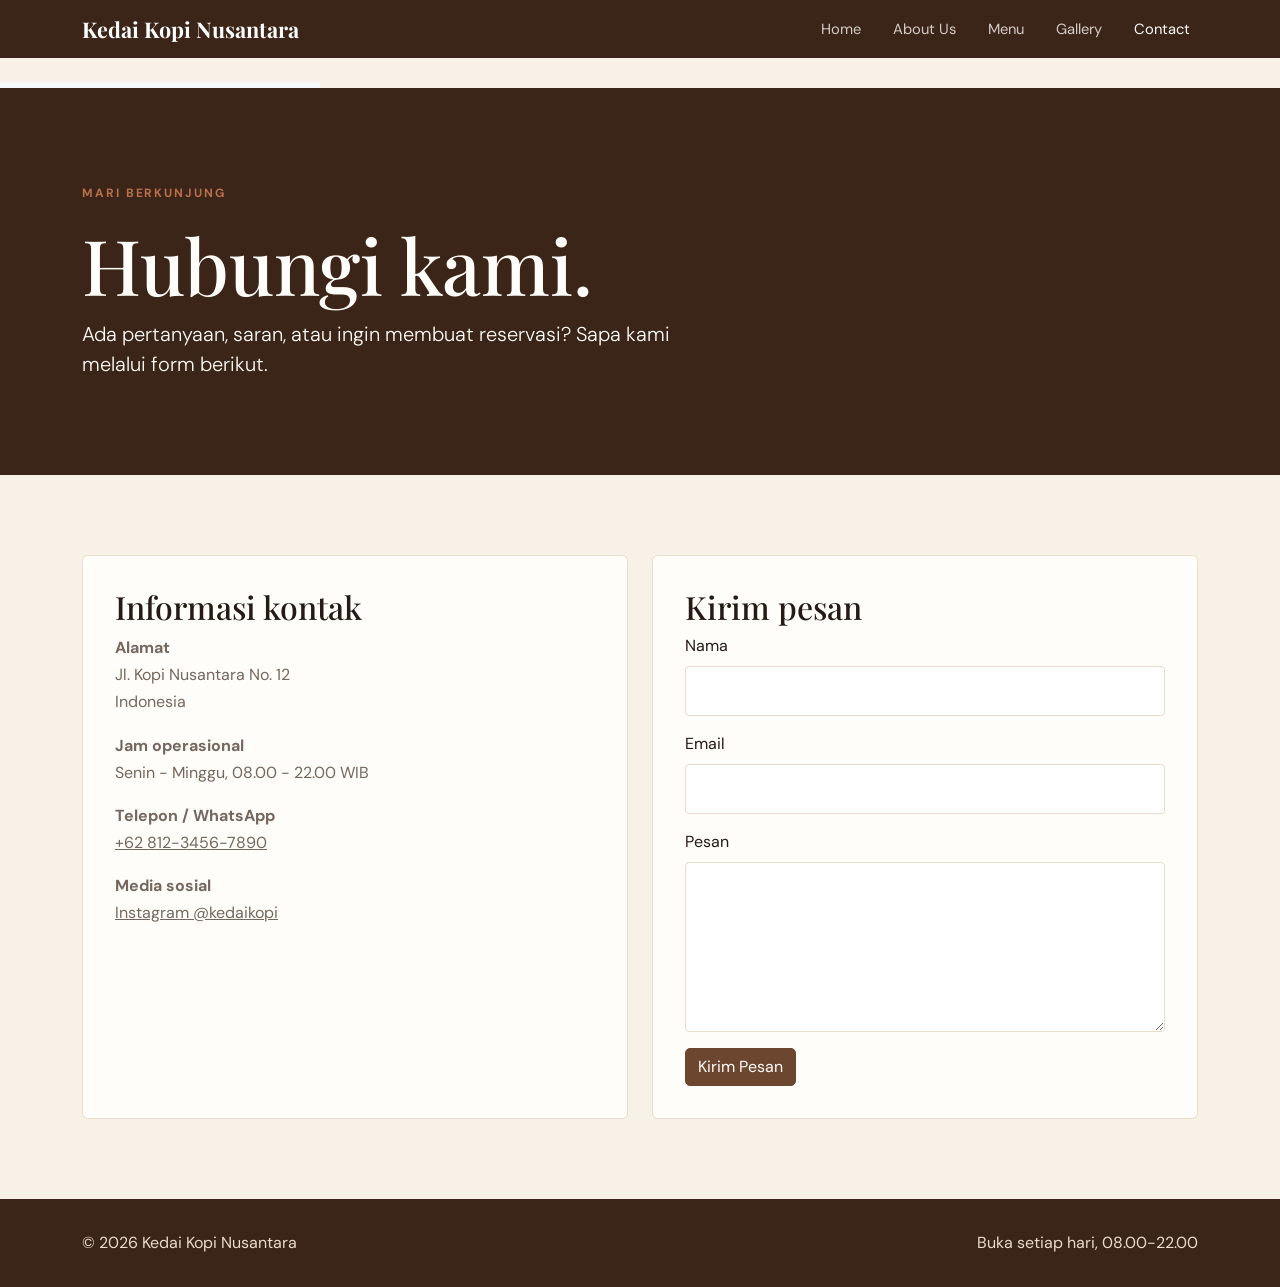
<file: contact.html>
﻿  <!doctype html>
  <html lang="id">
  <head>
    <meta charset="utf-8">
    <meta name="viewport" content="width=device-width, initial-scale=1">
    <title>Contact | Kedai Kopi Nusantara</title>
    <link href="https://cdn.jsdelivr.net/npm/bootstrap@5.3.3/dist/css/bootstrap.min.css" rel="stylesheet">
    <link rel="stylesheet" href="style.css">
  </head>
  <body>
    <header>
      <nav class="navbar navbar-expand-lg navbar-dark site-nav" aria-label="Navigasi utama">
        <div class="container">
          <a class="navbar-brand" href="index.html">Kedai Kopi Nusantara</a>

          <button class="navbar-toggler" type="button" data-bs-toggle="collapse" data-bs-target="#mainNav" aria-controls="mainNav" aria-expanded="false" aria-label="Buka navigasi">
            <span class="navbar-toggler-icon"></span>
          </button>

          <div class="collapse navbar-collapse" id="mainNav">
            <ul class="navbar-nav ms-auto gap-lg-3">
              <li class="nav-item">
                <a class="nav-link" href="index.html">Home</a>
              </li>
              <li class="nav-item">
                <a class="nav-link" href="about.html">About Us</a>
              </li>
              <li class="nav-item">
                <a class="nav-link" href="menu.html">Menu</a>
              </li>
              <li class="nav-item">
                <a class="nav-link" href="gallery.html">Gallery</a>
              </li>
              <li class="nav-item">
                <a class="nav-link active" aria-current="page" href="contact.html">Contact</a>
              </li>
            </ul>
          </div>
        </div>
      </nav>

      <hr class="border border-light border-3 opacity-100 w-25 mt-4">
    </header>

    <main>
      <section class="page-hero">
        <div class="container">
          <p class="eyebrow">Mari berkunjung</p>
          <h1>Hubungi kami.</h1>
          <p class="lead col-lg-7">
            Ada pertanyaan, saran, atau ingin membuat reservasi? Sapa kami melalui form berikut.
          </p>
        </div>
      </section>

      <div class="section-space">
        <div class="container">
          <div class="row g-4">
            <section class="col-lg-6">
              <div class="contact-panel">
                <h2>Informasi kontak</h2>

                <address>
                  <strong>Alamat</strong><br>
                  Jl. Kopi Nusantara No. 12<br>
                  Indonesia
                </address>

                <p>
                  <strong>Jam operasional</strong><br>
                  Senin - Minggu, 08.00 - 22.00 WIB
                </p>

                <p>
                  <strong>Telepon / WhatsApp</strong><br>
                  <a href="tel:+6281234567890">+62 812-3456-7890</a>
                </p>

                <p>
                  <strong>Media sosial</strong><br>
                  <a href="https://instagram.com" target="_blank" rel="noopener">Instagram @kedaikopi</a>
                </p>
              </div>
            </section>

            <section class="col-lg-6">
              <div class="contact-panel">
                <h2>Kirim pesan</h2>

                <form action="#" method="post">
                  <div class="mb-3">
                    <label class="form-label" for="name">Nama</label>
                    <input class="form-control" id="name" name="name" type="text" required>
                  </div>

                  <div class="mb-3">
                    <label class="form-label" for="email">Email</label>
                    <input class="form-control" id="email" name="email" type="email" required>
                  </div>

                  <div class="mb-3">
                    <label class="form-label" for="message">Pesan</label>
                    <textarea class="form-control" id="message" name="message" rows="6" required></textarea>
                  </div>

                  <button class="btn btn-coffee" type="submit">Kirim Pesan</button>
                </form>
              </div>
            </section>
          </div>
        </div>
      </div>
    </main>

    <footer class="site-footer">
      <div class="container d-md-flex justify-content-between">
        <p class="mb-2 mb-md-0">&copy; 2026 Kedai Kopi Nusantara</p>
        <p class="mb-0">Buka setiap hari, 08.00-22.00</p>
      </div>
    </footer>

    <script src="https://cdn.jsdelivr.net/npm/bootstrap@5.3.3/dist/js/bootstrap.bundle.min.js"></script>
  </body>
  </html>
</file>
<file: style.css>
@import url('https://fonts.googleapis.com/css2?family=DM+Sans:wght@400;500;700&family=Playfair+Display:wght@600;700&display=swap');

:root {
  --coffee: #3b2418;
  --coffee-light: #6d4630;
  --cream: #f7f1e8;
  --cream-dark: #e9dccb;
  --terracotta: #b96f4c;
  --ink: #251a15;
  --muted: #75675d;
  --white: #fffdf9;
}

* { box-sizing: border-box; }
body { margin: 0; color: var(--ink); background: var(--cream); font-family: 'DM Sans', Arial, sans-serif; }
img { max-width: 100%; display: block; }
a { color: inherit; }
.site-nav { background: var(--coffee); }
.navbar-brand, .display-font, h1, h2, h3, h4 { font-family: 'Playfair Display', Georgia, serif; }
.navbar-brand { font-size: 1.35rem; font-weight: 700; }
.nav-link { color: rgba(255, 253, 249, 0.78); font-size: 0.92rem; }
.nav-link:hover, .nav-link.active { color: var(--white); }
header > hr { margin-bottom: 0; }
.hero { min-height: 680px; display: flex; align-items: center; background: linear-gradient(90deg, rgba(37, 26, 21, 0.74), rgba(37, 26, 21, 0.12)), url('asset/bg3.png') center / cover; }
.hero h1 { max-width: 760px; color: var(--white); font-size: clamp(3rem, 7vw, 6.6rem); line-height: 0.96; }
.hero p { max-width: 530px; color: #f5e8da; font-size: 1.1rem; }
.hero-home { min-height: 680px; align-items: stretch; }
.hero-home .container { position: relative; min-height: 680px; }
.hero-home h1 { position: absolute; top: 7%; left: 1rem; }
.hero-home .hero-tagline { position: absolute; right: 1rem; bottom: 8%; max-width: 700px; margin: 0; color: #f5e8da; font-family: 'Playfair Display', Georgia, serif; font-size: clamp(2.8rem, 6vw, 5.5rem); font-weight: 700; line-height: .9; text-align: right; }
.hero-home .hero-tagline span { color: var(--terracotta); }
.hero-home .hero-order { position: absolute; left: 1rem; bottom: 22%; }
.hero-caption { position: absolute; left: 1rem; bottom: 5%; padding: 14px 24px; background: var(--cream); color: var(--ink); }
.hero-caption span { display: block; font-size: .7rem; font-weight: 700; letter-spacing: .08em; text-transform: uppercase; }
.btn-coffee { background: var(--coffee-light); color: var(--white); border: 1px solid var(--coffee-light);
  border-radius: 5px;
  background: var(--coffee-light);
  color: var(--white); }
.btn-coffee:hover { border-color: var(--coffee-light); background: var(--coffee); color: var(--white); }
.btn-outline-coffee { border: 1px solid var(--coffee); color: var(--coffee); }
.btn-outline-coffee:hover { background: var(--coffee); color: var(--cream-dark); }
.section-space { padding: 5rem 0; }
.section-heading { max-width: 680px; }
.section-heading h2 { font-size: clamp(2.2rem, 4vw, 4rem); color: var(--coffee); }
.intro-image, .about-image { min-height: 420px; border-radius: 0.35rem; background: linear-gradient(rgba(59, 36, 24, 0.04), rgba(59, 36, 24, 0.2)), url('asset/about.png') center / cover; }
.stat-panel { margin: -4rem 1.5rem 0; position: relative; padding: 1.5rem; background: var(--coffee); color: var(--white); }
.feature-card, .menu-card, .contact-panel { height: 100%; border: 1px solid var(--cream-dark); border-radius: 0.35rem; background: var(--white); }
.feature-card { padding: 1.6rem; text-align: center; }
.team-section .section-heading h2 { margin-bottom: 1.25rem; }
.team-grid { display: grid; grid-template-columns: repeat(3, minmax(0, 1fr)); gap: 2rem; align-items: start; }
.team-member { display: flex; flex-direction: column; align-items: center; gap: .9rem; }
.team-avatar {
  width: 120px;
  height: 120px;
  display: flex;
  align-items: center;
  justify-content: center;
  border-radius: 50%;
  overflow: hidden;
  border: 2px solid rgba(59, 36, 24, 0.2);
  background: linear-gradient(135deg, #f5f5f5, #d9d9d9);
  box-shadow: 0 8px 20px rgba(37, 26, 21, 0.08);
}
.team-avatar img {
  width: 100%;
  height: 100%;
  object-fit: cover;
  display: block;
}
.team-info { text-align: center; }
.team-info h3 { margin: 0 0 .2rem; font-size: 1.08rem; color: var(--ink); }
.team-info p { margin: 0; color: var(--muted); font-size: .92rem; }
.feature-icon { color: var(--terracotta); font-size: 2rem; margin-bottom: .6rem; }
.page-hero { padding: 6rem 0 5rem; background: var(--coffee); color: var(--white); }
.page-hero h1 { font-size: clamp(2.8rem, 6vw, 5rem); }
.eyebrow { color: var(--terracotta); font-size: 0.75rem; font-weight: 700; letter-spacing: 0.16em; text-transform: uppercase; }
.menu-card { overflow: hidden; }
.menu-card img { width: 100%; height: 220px; object-fit: cover; }
.menu-card .card-body { padding: 1.35rem; }
.price { color: var(--terracotta); font-weight: 700; }
.gallery-image { width: 100%; height: 260px; object-fit: cover; border-radius: 0.35rem; }
.gallery-carousel { max-width: 960px; margin: 0 auto; }
.gallery-slide-image { height: 540px; object-fit: cover; border-radius: 0.75rem; }
.carousel-control-prev, .carousel-control-next { width: 8%; }
.carousel-control-prev-icon, .carousel-control-next-icon { background-color: rgba(59, 36, 24, 0.6); border-radius: 50%; padding: 1.3rem; }
.contact-panel { padding: 2rem; }
.contact-panel address, .contact-panel p { color: var(--muted); line-height: 1.7; }
.form-control { border-color: var(--cream-dark); border-radius: 0.25rem; padding: 0.75rem 1rem; }
.site-footer { padding: 2rem 0; background: var(--coffee); color: #e9dccb; }
.site-footer p { color: #e9dccb; }
.site-footer a { text-decoration: none; }

@media (max-width: 575.98px) {
  .hero-home .container,
  .hero-home h1,
  .hero-home .hero-tagline,
  .hero-home .hero-order,
  .hero-home .hero-caption {
    position: static;
    top: auto;
    right: auto;
    bottom: auto;
    left: auto;
  }

  .hero-home .container {
    display: flex;
    flex-direction: column;
    justify-content: center;
    align-items: flex-start;
    min-height: min(640px, 92vh);
    padding-top: 3rem;
    padding-bottom: 2.5rem;
  }

  .hero, .hero-home {
    min-height: min(640px, 92vh);
    background:
      linear-gradient(180deg, rgba(37, 26, 21, 0.86) 0%, rgba(37, 26, 21, 0.55) 45%, rgba(37, 26, 21, 0.82) 100%),
      url('asset/bg3.png') center / cover;
  }

  .hero-home h1 {
    order: 1;
    max-width: 100%;
    margin: 0 0 1.4rem;
    font-size: clamp(2.6rem, 12vw, 3.4rem);
    line-height: 0.92;
    letter-spacing: -0.03em;
    text-shadow: 0 2px 18px rgba(0, 0, 0, 0.4);
  }
  .hero-home .hero-order {
    order: 2;
    display: inline-block;
    margin: 0 0 1.5rem;
    padding: 0.7rem 1.5rem;
    border-radius: 5px;
    font-weight: 600;
    box-shadow: 0 10px 26px rgba(0, 0, 0, 0.3);
  }
  .hero-home .hero-tagline {
    order: 3;
    max-width: 100%;
    margin: 0 0 1.5rem;
    font-size: clamp(1.8rem, 8vw, 2.5rem);
    line-height: 1;
    letter-spacing: -0.02em;
    text-align: left;
    text-shadow: 0 2px 18px rgba(0, 0, 0, 0.4);
  }
  .hero-home .hero-caption {
    order: 4;
    display: block;
    align-self: stretch;
    max-width: 100%;
    margin: 0.25rem 0 0;
    padding: 14px 18px;
    border-radius: 0.55rem;
    font-size: 0.88rem;
    box-shadow: 0 12px 30px rgba(0, 0, 0, 0.18);
  }
  .team-grid { grid-template-columns: 1fr; gap: 1.25rem; }
  .team-member { align-items: center; }
  .team-avatar { width: 92px; height: 92px; font-size: 2rem; }
  .team-info h3 { font-size: 1.05rem; }
  .page-hero { padding: 4rem 0 3.5rem; }
  .page-hero h1 { font-size: clamp(1.75rem, 8vw, 2.5rem); line-height: 1.1; }
  .page-hero .lead { font-size: 1rem; }
  h2, .section-heading h2 { font-size: clamp(1.8rem, 8vw, 2.4rem); line-height: 1.1; }
  h3 { font-size: 1.35rem; }
  .section-space { padding: 3.5rem 0; }
  .intro-image, .about-image { min-height: 300px; }
  .stat-panel { margin: -2rem 0 0; }
  .gallery-image { height: 170px; }
  .gallery-slide-image { height: 320px; }
  .carousel-control-prev, .carousel-control-next { width: 12%; }
}
</file>
